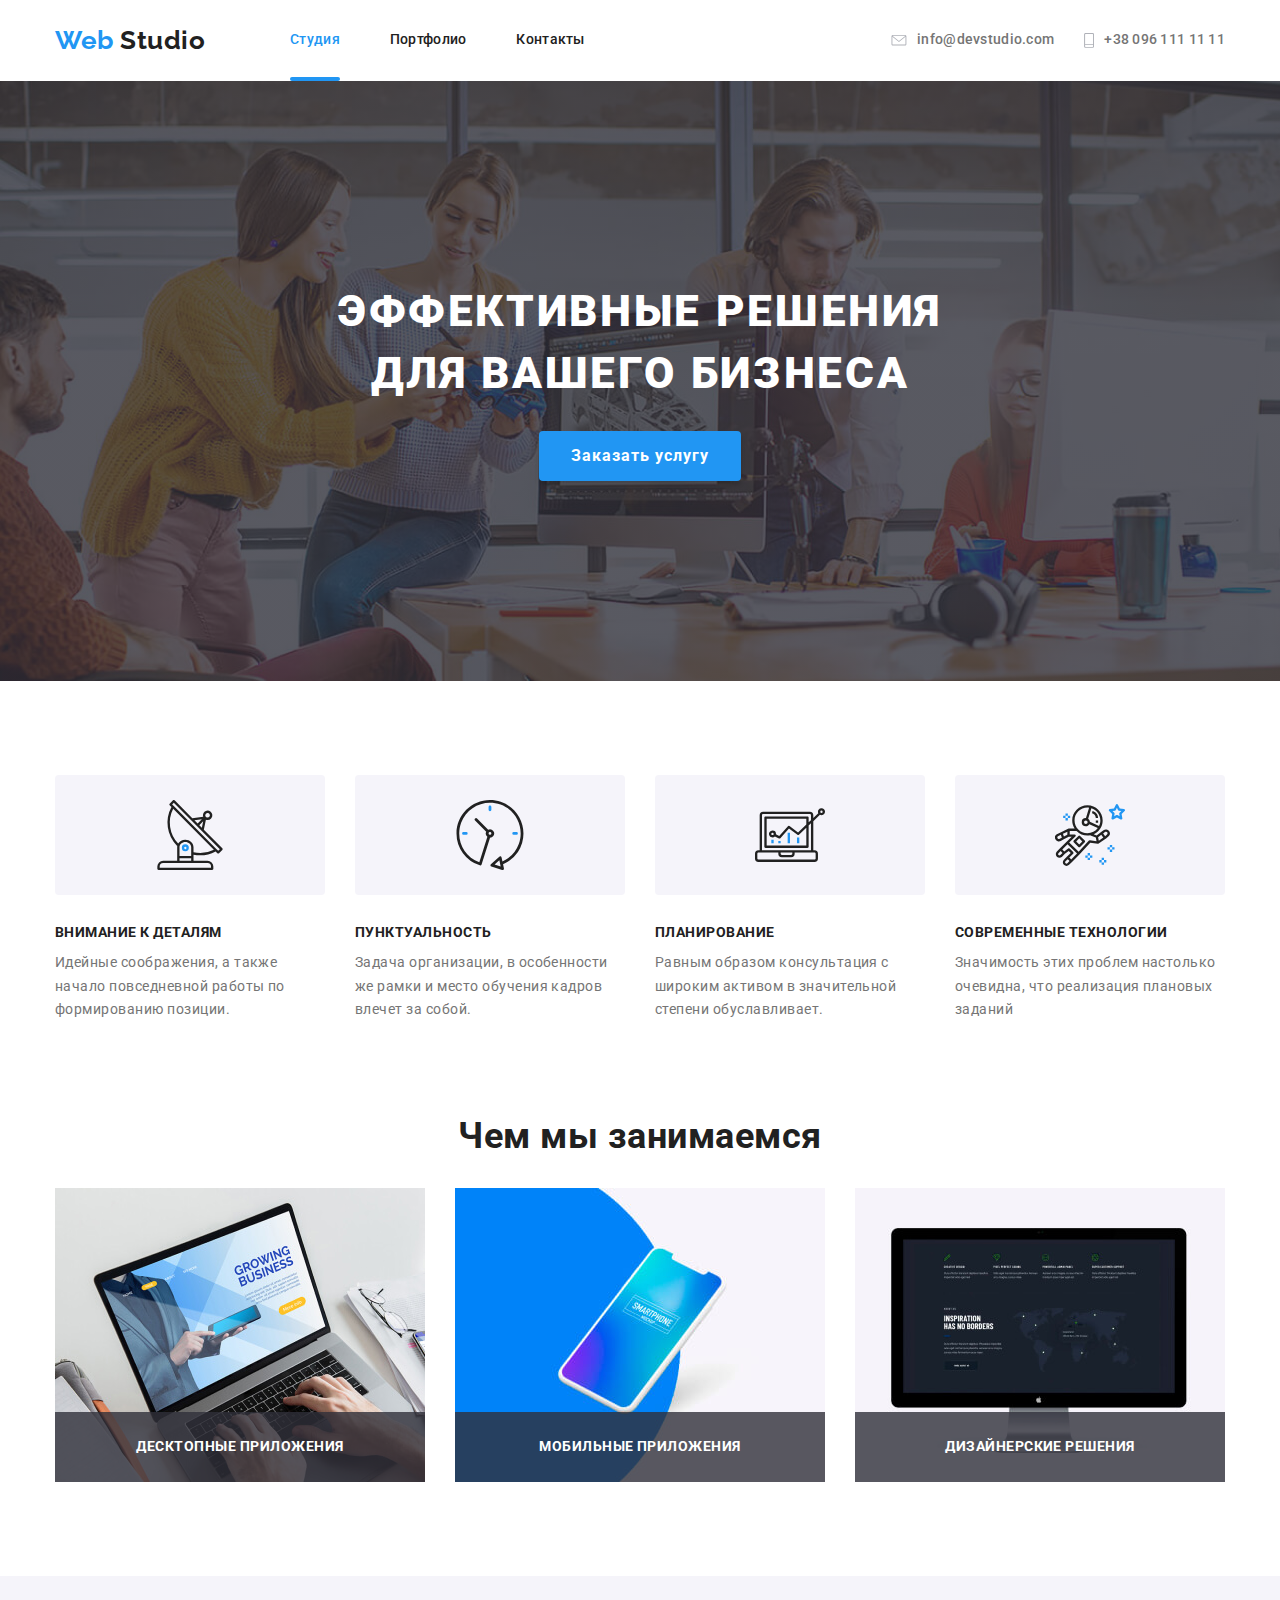
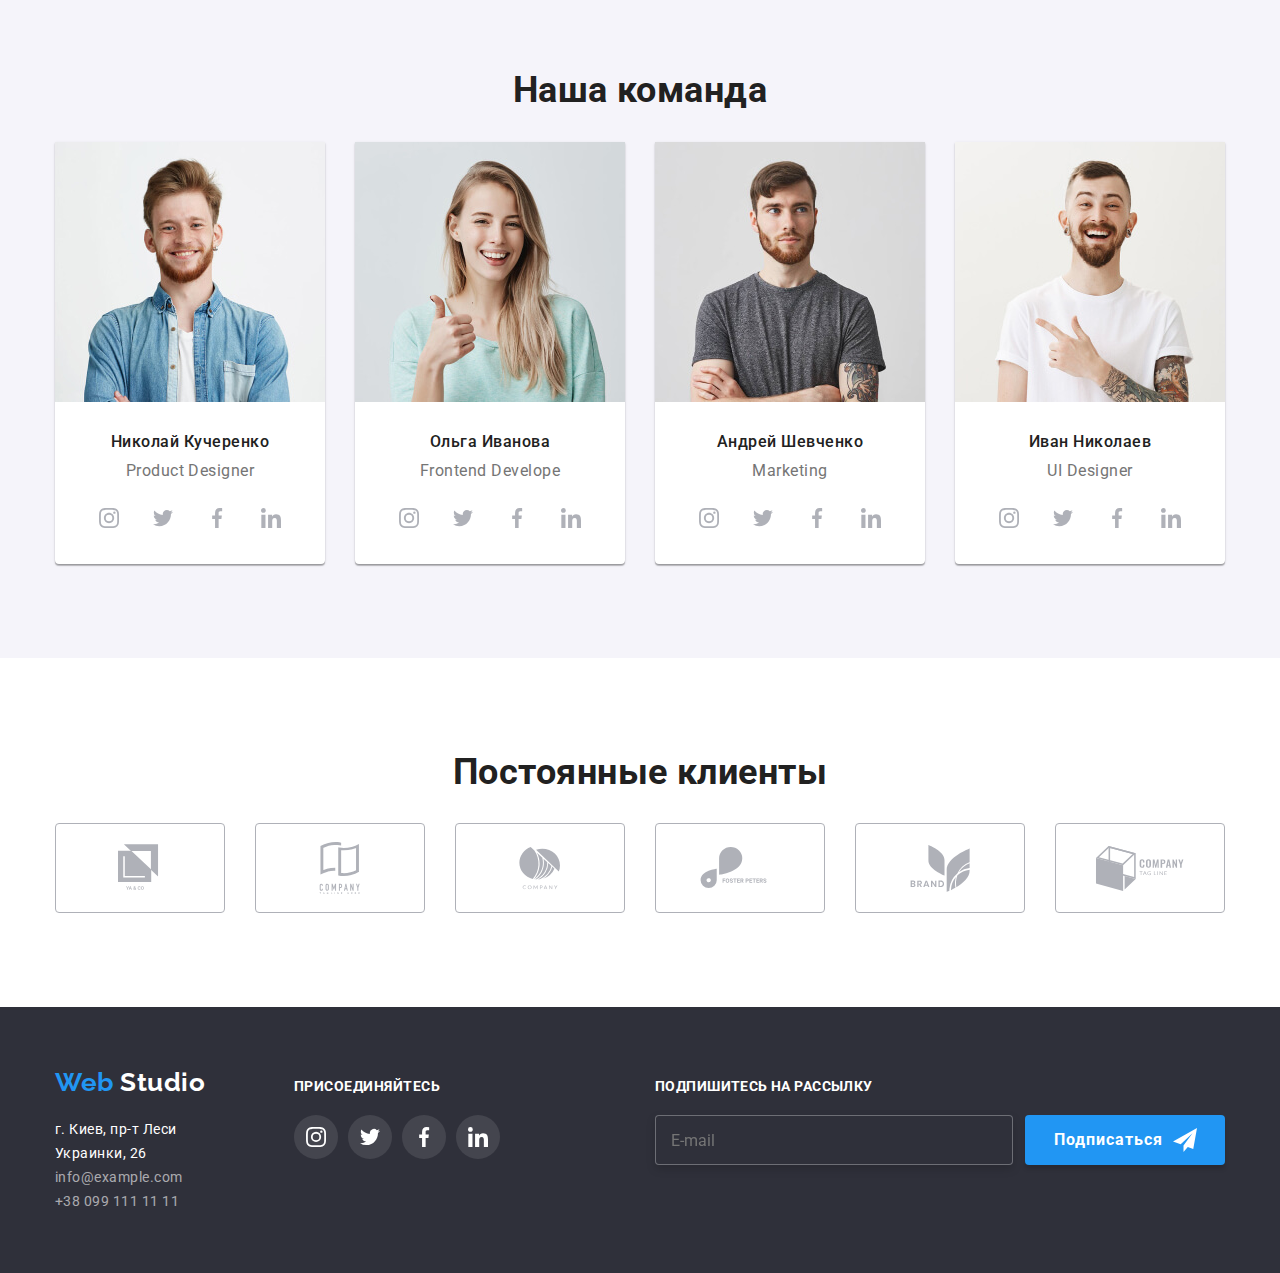
<file: index.html>
<!DOCTYPE html>
<html lang="ru">
  <head>
    <meta charset="UTF-8" />
    <meta name="viewport" content="width=device-width, initial-scale=1.0" />
    <title>Web Studio</title>
    <link
      href="https://fonts.googleapis.com/css2?family=Raleway:wght@700&family=Roboto:wght@400;500;700;900&display=swap"
      rel="stylesheet"
    />
    <link rel="stylesheet" href="./css/normalize.css" />
    <link rel="stylesheet" href="./css/style.css" />
  </head>
  <body>
    <!--Hat of website-->
    <header>
      <div class="top-navigation container">
        <nav class="top-nav">
          <a class="logo" href="./index.html" aria-label="Лого" lang="en">
            <span class="bluesidelogo"> Web </span> Studio
          </a>
          <ul class="site-nav">
            <li class="item">
              <a href="./index.html" class="link current"> Студия </a>
            </li>
            <li class="item">
              <a href="./portfolio.html" class="link">Портфолио</a>
            </li>
            <li class="item"><a href="" class="link">Контакты</a></li>
          </ul>
        </nav>
        <ul class="contacts-list">
          <li class="item">
            <a href="mailto:info@devstudio.com" class="contacts" > <svg class="contacts-icon" width="16" height="11.2">
                   <use href="./img/sprite/sprite.svg#icon-envelopehover1"></use>
                  </svg>
              info@devstudio.com
            </a>
          </li>
          <li class="item">
          
            <a href="tel:+380961111111" class="contacts">    <svg class="contacts-icon" width="10" height="14.94">
                   <use href="./img/sprite/sprite.svg#icon-phone1"></use>
                  </svg>  +38 096 111 11 11  </a>
          </li>
        </ul>
      </div>
    </header>
    <main>
      <!--Hero-->
      <section class="hero hero-img">
          <div class="container">
            <h1 class="hero-title">
              Эффективные решения для вашего бизнеса
            </h1>
            <button data-modal-open  type="button" class="hero-button" >Заказать услугу</button>
          </div>
          <div  data-modal class="hero-form is-hidden">
          <form class="hero-form-block">
             <button data-modal-close type="button" class="form-btn-close" ></button>
               <svg width="11  " height="11" class="icon-cross">
                <use href="./img/sprite/formsprite.svg#icon-cross"></use>
              </svg>
             <b class="form-sent">  Оставьте свои данные, мы вам перезвоним</b>
              <div class="input-cont">
            <input type="name" name="name" id="name" class="input" placeholder=" "/>
            <label for="name" class="form-label"> Имя </label>
             <svg width="12 " height="12" class="form-icons">
              <use href="./img/sprite/formsprite.svg#icon-nameform"></use>
            </svg>
            </div>
            <div class="input-cont">
            <input type="tel" name="number" id="number" class="input" placeholder=" "/>
            <label for="number" class="form-label" > Телефон</label>
             <svg width="13 " height="13" class="form-icons">
              <use href="./img/sprite/formsprite.svg#icon-formphone"></use>
            </svg>
          </div>
            <div class="input-cont">
            <input type="email" name="email" id="email" class="input" placeholder=" "/>
            <label for="email" class="form-label"> Почта</label>
            <svg width="15" height="12" class="form-icons">
              <use href="./img/sprite/formsprite.svg#icon-formmail"></use>
            </svg>
            </div>
            <textarea placeholder="Комментарий " class="textarea-form"></textarea>
            <label for="checkbox" class="checkbox-label"> 
              <input type="checkbox" name="checkbox" id="checkbox" class="checkbox" value="agree" />
              <span class="checkbox-castom"></span>
              <span class="checkbox-sent">Соглашаюсь с рассылкой и принимаю  <a href="#"> Условия договора </a></span>
             </label>
            <button type="submit" class="form-btn" >Отправить</button>
          </form>
          </div>
          <!-- </div> -->
        </div>
      </section>
      <!--Features-->
      <section class="section feauturesec">
        <div class="container">
        <h2 hidden>Преймущества</h2>
        <ul class="features">
          <li class="features-list sputnik">
            <h3 class="title">Внимание к деталям</h3>
            <p class="features-text">
              Идейные соображения, а также начало повседневной работы по
              формированию позиции.
            </p>
          </li>
          <li class="features-list clocks">
            <h3 class="title">Пунктуальность</h3>
            <p class="features-text">
              Задача организации, в особенности же рамки и место обучения кадров
              влечет за собой.
            </p>
          </li>
          <li class="features-list laptop">
            <h3 class="title">Планирование</h3>
            <p class="features-text">
              Равным образом консультация с широким активом в значительной
              степени обуславливает.
            </p>
          </li>
          <li class="features-list human">
            <h3 class="title">Современные технологии</h3>
            <p class="features-text">
              Значимость этих проблем настолько очевидна, что реализация
              плановых заданий
            </p>
          </li>
        </ul>
      </section>
      <!--What we are doing-->
      <section class="section our-job">
         <div class="container">
        <h2 class="section-title">Чем мы занимаемся</h2>
          <ul class="examples">
            <li class="examples-list">
              <img
                src="./img/laptop.jpg"
                alt="Ноутбук"
                width="370"
                height="294"
              />
              <p class="picturetext">Десктопные приложения</p>
            </li>
            <li class="examples-list">
              <img
                src="./img/phone.jpg"
                alt="Телефон"
                width="370"
                height="294"
              />
              <p class="picturetext">Мобильные приложения</p>
            </li>
            <li class="examples-list">
              <img
                src="./img/computer.jpg"
                alt="Koмпьютер"
                width="370"
                height="294"
              />
              <p class="picturetext">Дизайнерские решения</p>
            </li>
          </ul>
        </div>
      </section>
      <!--Наша команда-->
      <section class="section our-team">
        <div class="container">
        <h2 class="section-title">Наша команда</h2>
        <ul class="our-people">
          <li class="team-list">
            <img
              src="./img/kucherenko.jpg"
              alt="Николай Кучеренко"
              width="270"
              height="260"
            />
            <h3 class="nametitle">Николай Кучеренко</h3>
            <p lang="en" class="profession">Product Designer</p>
            <ul class="social-media-team">
              <li class="team-sm-list" >
                  <a href="" aria-label="Instagram" class="social-link-item">
                 <svg class="team-social-icon">
                   <use href="./img/sprite/sprite.svg#icon-instagram"></use>
                  </svg>
                  </a>
              </li>
              <li class="team-sm-list" >
                  <a href="" aria-label="Twitter" class="social-link-item">
                    <svg class="team-social-icon">
                   <use href="./img/sprite/sprite.svg#icon-twitter"></use>
                  </svg>
                </a>
              </li>
              <li class="team-sm-list">
                  <a href="" aria-label="Facebook" class="social-link-item">   
                    <svg class="team-social-icon">
                   <use href="./img/sprite/sprite.svg#icon-facebook"></use>
                  </svg></a>
              </li>
              <li class="team-sm-list">
            
                  <a href="" aria-label="Linkedin" class="social-link-item">
                  <svg class="team-social-icon">
                   <use href="./img/sprite/sprite.svg#icon-linkedin"></use>
                  </svg>
                  </a>
              </li>
            </ul>
          </li>
          <li class="team-list">
            <img
              src="./img/ivanova.jpg"
              alt="Ольга Иванова"
              width="270"
              height="260"
            />
            <h3 class="nametitle">Ольга Иванова</h3>
            <p lang="en" class="profession">Frontend Develope</p>
            <ul class="social-media-team">
               <li class="team-sm-list">
                  <a href="" aria-label="Instagram" class="social-link-item">
                 <svg   class="team-social-icon">
                   <use href="./img/sprite/sprite.svg#icon-instagram"></use>
                  </svg>
                  </a>
              </li>
              <li class="team-sm-list">
                  <a href="" aria-label="Twitter" class="social-link-item">
                    <svg class="team-social-icon">
                   <use href="./img/sprite/sprite.svg#icon-twitter"></use>
                  </svg>
                </a>
              </li>
              <li class="team-sm-list">
                  <a href="" aria-label="Facebook" class="social-link-item">   
                    <svg class="team-social-icon">
                   <use href="./img/sprite/sprite.svg#icon-facebook"></use>
                  </svg></a>
              </li>
              <li class="team-sm-list">
            
                  <a href="" aria-label="Linkedin" class="social-link-item">
                  <svg class="team-social-icon">
                   <use href="./img/sprite/sprite.svg#icon-linkedin"></use>
                  </svg>
                  </a>
      
              </li>
            </ul>
          </li>
          <li class="team-list">
            <img
              src="./img/shevchenko.jpg"
              alt="Андрей Шевченко"
              width="270"
              height="260"
            />
            <h3 class="nametitle">Андрей Шевченко</h3>
            <p lang="en" class="profession">Marketing</p>
            <ul class="social-media-team">
             <li class="team-sm-list">
                  <a href="" aria-label="Instagram" class="social-link-item">
                 <svg class="team-social-icon">
                   <use href="./img/sprite/sprite.svg#icon-instagram"></use>
                  </svg>
                  </a>
              </li>
              <li class="team-sm-list">
                  <a href="" aria-label="Twitter" class="social-link-item">
                    <svg class="team-social-icon">
                   <use href="./img/sprite/sprite.svg#icon-twitter"></use>
                  </svg>
                </a>
              </li>
              <li class="team-sm-list">
                  <a href="" aria-label="Facebook" class="social-link-item">   
                    <svg class="team-social-icon">
                   <use href="./img/sprite/sprite.svg#icon-facebook"></use>
                  </svg></a>
              </li>
              <li class="team-sm-list">
            
                  <a href="" aria-label="Linkedin" class="social-link-item">
                  <svg class="team-social-icon">
                   <use href="./img/sprite/sprite.svg#icon-linkedin"></use>
                  </svg>
                  </a>
      
              </li>
            </ul>
          </li>
          <li class="team-list">
            <img
              src="./img/nikolaev.jpg"
              alt="Иван Николаев"
              width="270"
              height="260"
            />
            <h3 class="nametitle">Иван Николаев</h3>
            <p lang="en" class="profession">UI Designer</p>
            <ul class="social-media-team">
            <li class="team-sm-list">
                  <a href="" aria-label="Instagram " class="social-link-item">
                 <svg class="team-social-icon">
                   <use href="./img/sprite/sprite.svg#icon-instagram"></use>
                  </svg>
                  </a>
              </li>
              <li class="team-sm-list">
                  <a href="" aria-label="Twitter" class="social-link-item">
                    <svg class="team-social-icon">
                   <use href="./img/sprite/sprite.svg#icon-twitter"></use>
                  </svg>
                </a>
              </li>
              <li class="team-sm-list">
                  <a href="" aria-label="Facebook" class="social-link-item">   
                    <svg class="team-social-icon">
                   <use href="./img/sprite/sprite.svg#icon-facebook"></use>
                  </svg></a>
              </li>
              <li class="team-sm-list">
            
                  <a href="" aria-label="Linkedin" class="social-link-item">
                  <svg class="team-social-icon">
                   <use href="./img/sprite/sprite.svg#icon-linkedin"></use>
                  </svg>
                  </a>
      
              </li>
            </ul>
          </li>
        </ul>
        </div>
      </section>
      <!--Постоянные клиенты-->
      <section class="section clients">
        <div class="container">
          <h2 class="section-title">Постоянные клиенты</h2>
          <ul class="our-clients">
            <li class="clients-list">
              <a href="" class="clients-list-item"><svg class="company-logo" width="44.27" height="49.23">
                 <use href="./img/sprite/sprite.svg#icon-yaco"></use>
               </svg> </a>
            </li>
            <li class="clients-list">
              <a href="" class="clients-list-item">
               <svg class="company-logo" widht="40" height="52">
                 <use href="./img/sprite/sprite.svg#icon-company"></use>
               </svg>
              </a>
            </li>
            <li class="clients-list">
              <a href="" class="clients-list-item">    
                <svg class="company-logo" widht="41" height="42.6">
                <use href="./img/sprite/sprite.svg#icon-company2"></use>
               </svg>
              </a>
            </li>
            <li class="clients-list">
              <a href="" class="clients-list-item" >
                <svg class="company-logo" widht="79.66" height="42.02">
                <use href="./img/sprite/sprite.svg#icon-fosterpeters"></use>
               </svg></a>
            </li>
            <li class="clients-list">
              <a href="" class="clients-list-item">   <svg class="company-logo" widht="59" height="47">
                <use href="./img/sprite/sprite.svg#icon-brand"></use>
               </svg> </a>
            </li>
            <li class="clients-list">
              <a href="" class="clients-list-item"> <svg class="company-logo" widht="88.48" height="45.44">
                <use href="./img/sprite/sprite.svg#icon-tagline"></use>
               </svg></a>
            </li>
          </ul>
        </div>
      </section>
    </main>
    <!-- Footer-->
    <footer class="footer">
      <div class="container">
        <div class="footer-logo">
          <div class="left-side-logo">
            <a href="./index.html" lang="en" class="whitelogo">
              <span class="bluesidelogo">Web</span> Studio
            </a>
          </div>
          <address class="address">
            <ul class="address-list">
              <li>
                <a
                  href="https://goo.gl/maps/Nmf4giyLiauQaxNX7"
                  target="blank"
                  class="addresslink"
                  >г. Киев, пр-т Леси Украинки, 26</a
                >
              </li>
              <li>
                <a
                  href="mailto:info@example.com"
                  class="addresslink addresscolor"
                >
                  info@example.com
                </a>
              </li>
              <li>
                <a href="tel:+380991111111" class="addresslink addresscolor phone-address">
                  +38 099 111 11 11
                </a>
              </li>
            </ul>
          </address>
        </div>
        <div class="fotter-join-us">
          <div class="join-us">
            <b class="footer-sent">
              ПРИСОЕДИНЯЙТЕСЬ
            </b>
          </div>
          <ul class="footer-social">
            <li class="footer-social-list">
              <a
                href=""
                aria-label="Instagram"
                class="social-network instagram"
              >
              </a>
            </li>
            <li class="footer-social-list">
              <a href="" aria-label="Twitter" class="social-network twitter">
              </a>
            </li>
            <li class="footer-social-list">
              <a href="" aria-label="Facebook" class="social-network facebook">
              </a>
            </li>
            <li class="footer-social-list">
              <a href="" aria-label="Linkedin" class="social-network linkedin">
              </a>
            </li>
          </ul>
        </div>
        <div class="sign-sent-block">
        <b class="sign-sents">Подпишитесь на рассылку</b>
        
        <div class="fotter-email-form">
        <form class="fotter-form">
          <input type="email" name="email" placeholder="E-mail"/>
          <button type="submit" class="footer-button">Подписаться</button>
        </form>
        </div>
        </div>
        
     <!-- <script> 
       (() => {
        document
          .querySelector('.js-speaker-form')
          .addEventListener('submit', e => {
            e.preventDefault();

            new FormData(e.currentTarget).forEach((value, name) =>
              console.log(`${name}: ${value}`),
            );

            e.currentTarget.reset();
          });
      })();
      </script>  -->
      </div>
    </footer>
     <script src="./js/modal.js"></script>
  </body>
</html>
</file>
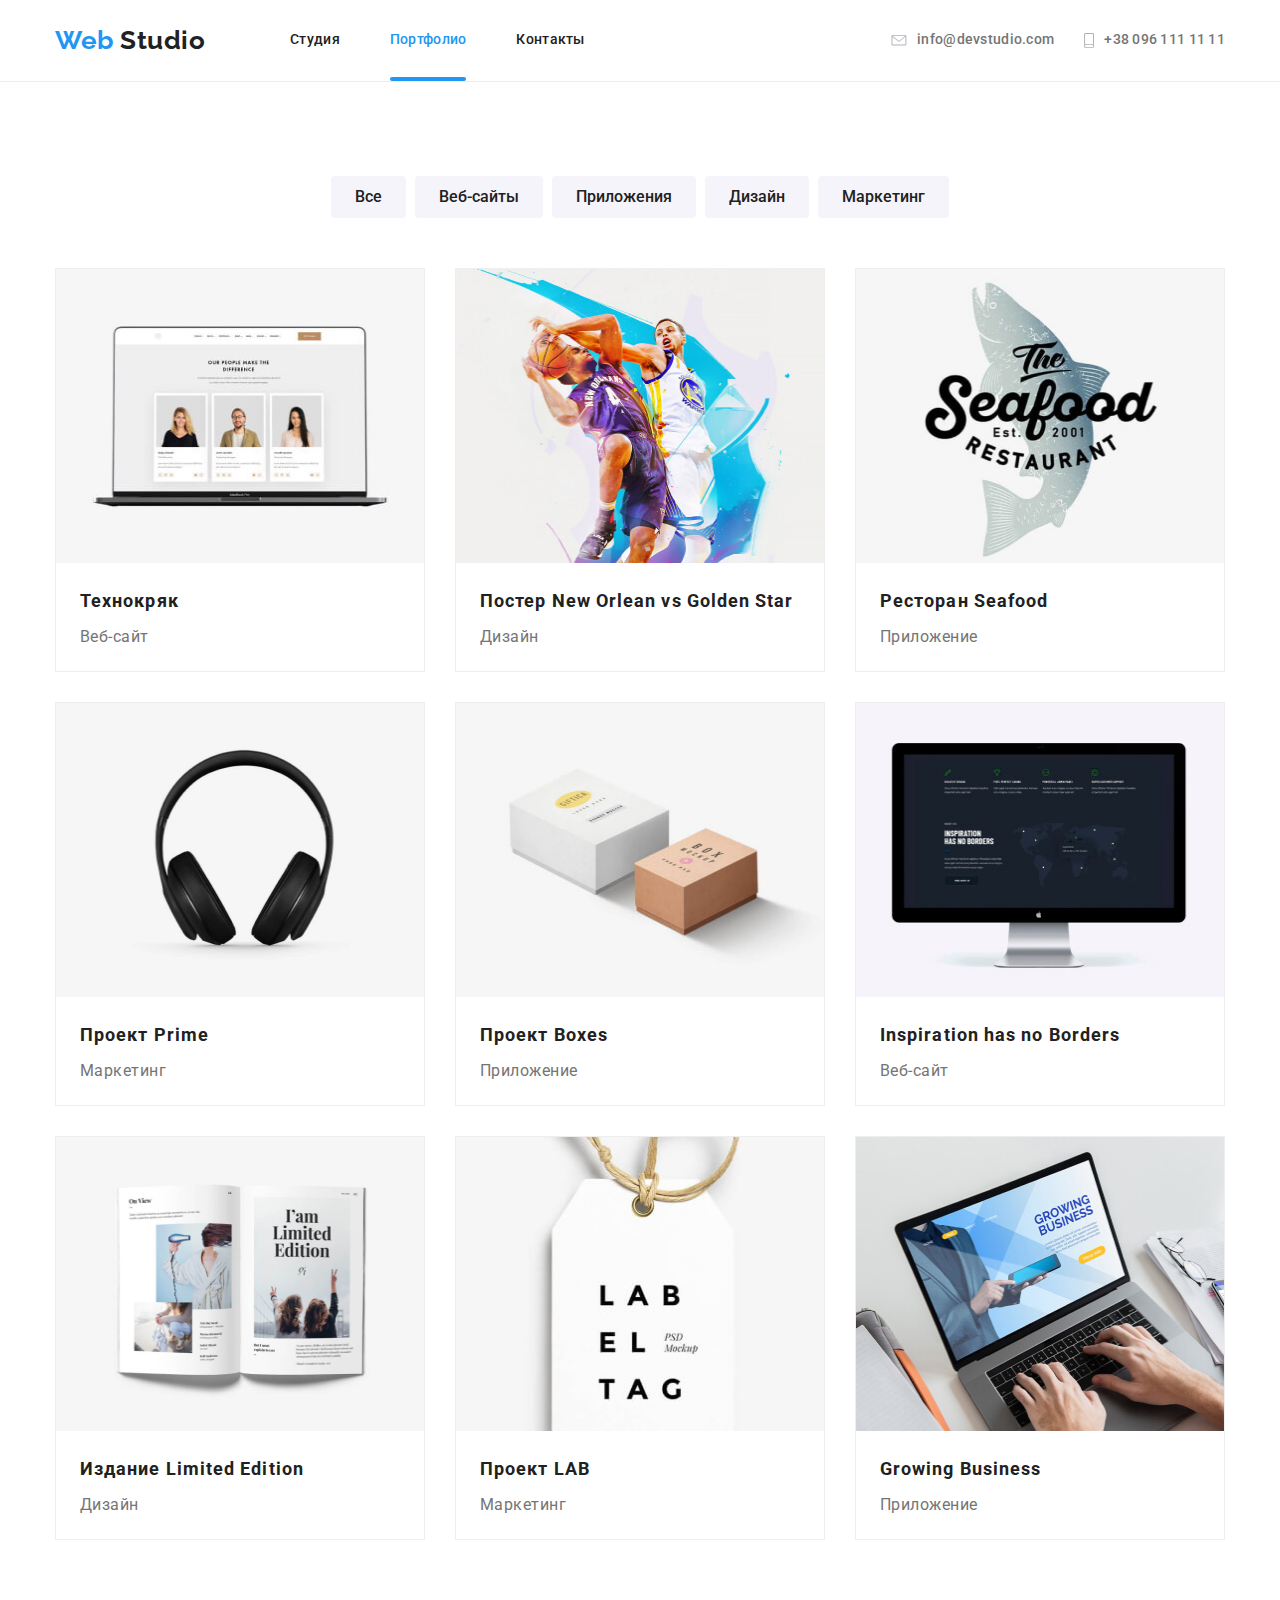
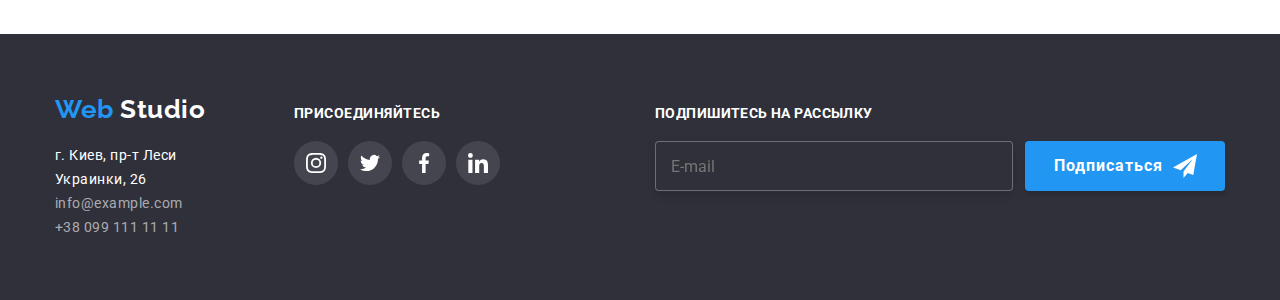
<file: portfolio.html>
<!DOCTYPE html>
<html lang="ru">
  <head>
    <meta charset="UTF-8" />
    <meta name="viewport" content="width=device-width, initial-scale=1.0" />
    <title>Web Studio</title>
    <link
      href="https://fonts.googleapis.com/css2?family=Raleway:wght@700&family=Roboto:wght@400;500;700;900&display=swap"
      rel="stylesheet"
    />
    <link rel="stylesheet" href="./css/normalize.css" />
    <link rel="stylesheet" href="./css/style.css" />
  </head>
  <body>
    <!--Hat of website-->
    <header class="header">
      <div class="top-navigation container">
        <nav class="top-nav">
          <a href="./index.html" aria-label="Лого" lang="en" class="logo">
            <span class="bluesidelogo"> Web </span> Studio
          </a>
          <ul class="site-nav">
            <li class="item">
              <a href="./index.html" class="link"> Студия </a>
            </li>
            <li class="item">
              <a href="./portfolio.html" class="link current current-port"
                >Портфолио</a
              >
            </li>
            <li class="item"><a href="" class="link">Контакты</a></li>
          </ul>
        </nav>
        <ul class="contacts-list">
          <li class="item">
            <a href="mailto:info@devstudio.com" class="contacts">
              <svg class="contacts-icon" width="16" height="11.2">
                <use href="./img/sprite/sprite.svg#icon-envelopehover1"></use>
              </svg>
              info@devstudio.com
            </a>
          </li>
          <li class="item">
            <a href="tel:+380961111111" class="contacts">
              <svg class="contacts-icon" width="10" height="14.94">
                <use href="./img/sprite/sprite.svg#icon-phone1"></use>
              </svg>
              +38 096 111 11 11
            </a>
          </li>
        </ul>
      </div>
    </header>
    <!-- Main -->
    <main>
      <section class="portfolio-section-style">
        <div class="container">
          <h1 hidden>Portfolio</h1>
          <!--Portfolio filter-->
          <ul class="portfolio-button section">
            <li class="button-port">
              <button type="button" class="button">Все</button>
            </li>
            <li class="button-port">
              <button type="button" class="button">Веб-сайты</button>
            </li>
            <li class="button-port">
              <button type="button" class="button">Приложения</button>
            </li>
            <li class="button-port">
              <button type="button" class="button">Дизайн</button>
            </li>
            <li class="button-port">
              <button type="button" class="button">Маркетинг</button>
            </li>
          </ul>
          <!--Portfolio-->
          <ul class="portfolio-works-list">
            <li class="portfolio-works">
              <a href="" class="works">
                <div class="animation-container">
                  <img
                    src="./img/portfolio/first.jpg"
                    alt="Ноутбук"
                    height="294"
                    width="368"
                  />
                  <p class="animation-text">
                    Технокряк это современная площадка распространения
                    коронавируса. Компании используют эту платформу для
                    цифрового шпионажа и атак на защищённые сервера конкурентов.
                  </p>
                </div>
                <h2 class="portfolio-title">Технокряк</h2>
                <p class="section-descrp">Веб-сайт</p>
              </a>
            </li>
            <li class="portfolio-works">
              <a href="" class="works">
                <div class="animation-container">
                  <img
                    src="./img/portfolio/neworlean.jpg "
                    alt="Постер"
                    height="294"
                    width="368"
                  />
                  <p class="animation-text">
                    Технокряк это современная площадка распространения
                    коронавируса. Компании используют эту платформу для
                    цифрового шпионажа и атак на защищённые сервера конкурентов.
                  </p>
                </div>
                <h2 class="portfolio-title">
                  Постер New Orlean vs Golden Star
                </h2>
                <p class="section-descrp">Дизайн</p>
              </a>
            </li>
            <li class="portfolio-works">
              <a href="" class="works">
                <div class="animation-container">
                  <img
                    src="./img/portfolio/seafood.jpg"
                    alt="Ресторан"
                    height="294"
                    width="368"
                  />
                  <p class="animation-text">
                    Технокряк это современная площадка распространения
                    коронавируса. Компании используют эту платформу для
                    цифрового шпионажа и атак на защищённые сервера конкурентов.
                  </p>
                </div>
                <h2 class="portfolio-title">Ресторан Seafood</h2>
                <p class="section-descrp">Приложение</p>
              </a>
            </li>
            <li class="portfolio-works">
              <a href="" class="works">
                <div class="animation-container">
                  <img
                    src="./img/portfolio/prime.jpg"
                    alt="Наушники"
                    height="294"
                    width="368"
                  />
                  <p class="animation-text">
                    Технокряк это современная площадка распространения
                    коронавируса. Компании используют эту платформу для
                    цифрового шпионажа и атак на защищённые сервера конкурентов.
                  </p>
                </div>
                <h2 class="portfolio-title">Проект Prime</h2>
                <p class="section-descrp">Маркетинг</p>
              </a>
            </li>
            <li class="portfolio-works">
              <a href="" class="works">
                <div class="animation-container">
                  <img
                    src="./img/portfolio/boxes.jpg"
                    alt="Коробки"
                    height="294"
                    width="368"
                  />
                  <p class="animation-text">
                    Технокряк это современная площадка распространения
                    коронавируса. Компании используют эту платформу для
                    цифрового шпионажа и атак на защищённые сервера конкурентов.
                  </p>
                </div>
                <h2 class="portfolio-title">Проект Boxes</h2>
                <p class="section-descrp">Приложение</p>
              </a>
            </li>
            <li class="portfolio-works">
              <a href="" class="works">
                <div class="animation-container">
                  <img
                    src="./img/portfolio/borders.jpg"
                    alt="Монитор Компьютера"
                    height="294"
                    width="368"
                  />
                  <p class="animation-text">
                    Технокряк это современная площадка распространения
                    коронавируса. Компании используют эту платформу для
                    цифрового шпионажа и атак на защищённые сервера конкурентов.
                  </p>
                </div>
                <h2 class="portfolio-title">Inspiration has no Borders</h2>
                <p class="section-descrp">Веб-сайт</p>
              </a>
            </li>
            <li class="portfolio-works">
              <a href="" class="works">
                <div class="animation-container">
                  <img
                    src="./img/portfolio/edition.jpg"
                    alt="Журнал"
                    height="294"
                    width="368"
                  />
                  <p class="animation-text">
                    Технокряк это современная площадка распространения
                    коронавируса. Компании используют эту платформу для
                    цифрового шпионажа и атак на защищённые сервера конкурентов.
                  </p>
                </div>
                <h2 class="portfolio-title">Издание Limited Edition</h2>
                <p class="section-descrp">Дизайн</p>
              </a>
            </li>
            <li class="portfolio-works">
              <a href="" class="works">
                <div class="animation-container">
                  <img
                    src="./img/portfolio/lab.jpg"
                    alt="Логотип компании"
                    height="294"
                    width="368"
                  />
                  <p class="animation-text">
                    Технокряк это современная площадка распространения
                    коронавируса. Компании используют эту платформу для
                    цифрового шпионажа и атак на защищённые сервера конкурентов.
                  </p>
                </div>
                <h2 class="portfolio-title">Проект LAB</h2>
                <p class="section-descrp">Маркетинг</p>
              </a>
            </li>
            <li class="portfolio-works">
              <a href="" class="works">
                <div class="animation-container">
                  <img
                    src="./img/portfolio/business.jpg"
                    alt="Ноутбук"
                    height="294"
                    width="368"
                  />
                  <p class="animation-text">
                    Технокряк это современная площадка распространения
                    коронавируса. Компании используют эту платформу для
                    цифрового шпионажа и атак на защищённые сервера конкурентов.
                  </p>
                </div>
                <h2 class="portfolio-title">Growing Business</h2>
                <p class="section-descrp">Приложение</p>
              </a>
            </li>
          </ul>
        </div>
      </section>
    </main>
    <!-- Footer-->
    <footer class="footer">
      <div class="container">
        <div class="footer-logo">
          <div class="left-side-logo">
            <a href="./index.html" lang="en" class="whitelogo">
              <span class="bluesidelogo">Web</span> Studio
            </a>
          </div>
          <address class="address">
            <ul class="address-list">
              <li>
                <a
                  href="https://goo.gl/maps/Nmf4giyLiauQaxNX7"
                  target="blank"
                  class="addresslink"
                  >г. Киев, пр-т Леси Украинки, 26</a
                >
              </li>
              <li>
                <a
                  href="mailto:info@example.com"
                  class="addresslink addresscolor"
                >
                  info@example.com
                </a>
              </li>
              <li>
                <a href="tel:+380991111111" class="addresslink addresscolor">
                  +38 099 111 11 11
                </a>
              </li>
            </ul>
          </address>
        </div>
        <div class="fotter-join-us">
          <div class="join-us">
            <b class="footer-sent">
              ПРИСОЕДИНЯЙТЕСЬ
            </b>
          </div>
          <ul class="footer-social">
            <li class="footer-social-list">
              <a
                href=""
                aria-label="Instagram"
                class="social-network instagram"
              >
              </a>
            </li>
            <li class="footer-social-list">
              <a href="" aria-label="Twitter" class="social-network twitter">
              </a>
            </li>
            <li class="footer-social-list">
              <a href="" aria-label="Facebook" class="social-network facebook">
              </a>
            </li>
            <li class="footer-social-list">
              <a href="" aria-label="Linkedin" class="social-network linkedin">
              </a>
            </li>
          </ul>
        </div>
        <div class="sign-sent-block">
          <b class="sign-sents">Подпишитесь на рассылку</b>

          <div class="fotter-email-form">
            <form class="fotter-form">
              <input type="email" name="email" placeholder="E-mail" />
              <button type="submit" class="footer-button">Подписаться</button>
            </form>
          </div>
        </div>

        <script>
          (() => {
            document
              .querySelector(".js-speaker-form")
              .addEventListener("submit", (e) => {
                e.preventDefault();

                new FormData(e.currentTarget).forEach((value, name) =>
                  console.log(`${name}: ${value}`)
                );

                e.currentTarget.reset();
              });
          })();
        </script>
      </div>
    </footer>
  </body>
</html>
</file>
<file: css/style.css>
:root {
  --main-font: "Roboto", sans-serif;
  --secondary-font: "Raleway", sans-serif;
  --primary-text-color: #757575;
  --title-text-color: #212121;
  --accent-color: #2196f3;
  --background-color: #ffffff;
  --backgroud-our-team: #f5f4fa;
  --fotter-color: #2f303a;
}
html {
  box-sizing: border-box;
}
*,
*::before,
*::after {
  box-sizing: inherit;
}
body {
  color: var(--primary-text-color);
  background-color: var(--background-color);

  font-family: var(--main-font);
  letter-spacing: 0.03em;
}
ul {
  margin: 0;
  padding: 0;
  list-style: none;
  font-family: var(--main-font);
}
.examples img,
.features img,
.our-job img,
.our-people img,
.social-media-team img,
.our-clients img,
.portfolio-works img {
  display: block;
}
.container {
  width: 1200px;
  padding-right: 15px;
  padding-left: 15px;
  margin-left: auto;
  margin-right: auto;
}
.button,
.hero-button {
  font-family: inherit;

  cursor: pointer;
}
/* Logo */
.logo,
.whitelogo {
  color: var(--title-text-color);

  font-family: var(--secondary-font);
  font-style: normal;
  letter-spacing: 0.02em;
  font-weight: 700;
  font-size: 26px;
  line-height: 1.19;
  text-decoration: none;
}
.bluesidelogo {
  color: var(--accent-color);
  font-style: normal;
}
/* Site Nav */
.header {
  border-bottom: 1px solid #ececec;
}

.top-nav {
  display: flex;
  align-items: center;
}
.top-navigation {
  display: flex;
  align-items: center;
  justify-content: center;

  padding-top: 25px;
  padding-bottom: 25px;
}
.site-nav {
  display: flex;
  margin-left: 85px;
}
.link {
  display: block;
}

.site-nav .item .current {
  color: var(--accent-color);
  text-decoration: none;
}
.current {
  position: relative;
}
.current::after {
  content: "";
  display: block;
  position: absolute;
  left: 0;
  bottom: -33px;

  width: 100%;
  height: 4px;

  background: #2196f3;
  border-radius: 2px;
}

.site-nav .item + .item {
  margin-left: 50px;
}
.site-nav .link,
.contacts {
  color: var(--title-text-color);

  letter-spacing: 0.02em;
  font-weight: 500;
  font-size: 14px;
  line-height: 1.14;
  text-decoration: none;
  transition: color 250ms cubic-bezier(0.4, 0, 0.2, 1);

  cursor: pointer;
}
.site-nav .link:hover,
.site-nav .link:focus,
.contacts:hover,
.contacts:focus {
  color: var(--accent-color);
}
/* Contacts */
.contacts-list {
  display: flex;
  margin-left: auto;
  align-items: center;
}
.item {
  display: flex;
  align-items: center;
  justify-content: center;
}
.contacts-list .item + .item {
  margin-left: 30px;
}
.contacts {
  display: flex;
  align-items: center;

  color: var(--primary-text-color);
}
.contacts-icon {
  fill: #afb1b8;
  margin-right: 10px;

  transition: fill 250ms cubic-bezier(0.4, 0, 0.2, 1);
}
.item:hover .contacts-icon,
.item:focus .contacts-icon {
  fill: var(--accent-color);
}
.contacts:focus .contacts-icon {
  fill: var(--accent-color);
}

/* Hero */
.hero .container {
  padding-top: 200px;
  padding-bottom: 200px;
  text-align: center;
}

.hero-img {
  margin-left: auto;
  margin-right: auto;
  max-width: 1600px;
  height: 600px;
  background-image: linear-gradient(
      rgba(47, 48, 58, 0.8),
      rgba(47, 48, 58, 0.8)
    ),
    url("../img/header-img.jpg");
  background-color: #2f303a;
  background-repeat: no-repeat;
  background-position: center;
}
.hero-title {
  margin-top: 0;
  margin-bottom: 30px;
  width: 696px;
  height: 120px;
  margin-left: auto;
  margin-right: auto;

  color: var(--background-color);

  font-family: var(--main-font);
  font-weight: 900;
  font-size: 44px;
  line-height: 1.4;
  letter-spacing: 0.06em;
  text-align: center;
  text-transform: uppercase;
}
.hero-button {
  min-width: 50px;

  border-radius: 4px;
  padding: 10px 32px;

  color: var(--background-color);
  background-color: var(--accent-color);
  box-shadow: 0px 4px 4px rgba(0, 0, 0, 0.15);
  border: transparent;

  font-family: var(--main-font);
  letter-spacing: 0.06em;
  font-weight: 700;
  font-size: 16px;
  line-height: 1.88;
  align-items: center;
  text-align: center;
}
/* Form */
.hero-form {
  position: fixed;
  top: 0;
  left: 0;
  width: 100%;
  height: 100%;

  z-index: 2;

  background: rgba(0, 0, 0, 0.2);
}
.is-hidden {
  opacity: 0;
  visibility: hidden;
  pointer-events: none;
  transform: translateY(100%);
}
.hero-form-block {
  position: absolute;
  top: 50%;
  left: 50%;
  transform: translate(-50%, -50%);
  display: flex;
  flex-direction: column;

  padding: 40px;
  box-sizing: border-box;
  width: 528px;
  height: 581px;

  background: #ffffff;
  box-shadow: 0px 1px 3px rgba(0, 0, 0, 0.12), 0px 1px 1px rgba(0, 0, 0, 0.14),
    0px 2px 1px rgba(0, 0, 0, 0.2);
  border-radius: 4px;
}
.form-btn-close {
  position: absolute;

  top: 0;
  right: 0;
  width: 30px;
  height: 30px;

  transform: translate(-8px, 8px);

  padding: 0;
  margin-bottom: 4px;

  background: #ffffff;
  border: 1px solid rgba(0, 0, 0, 0.1);
  border-radius: 50%;
  box-sizing: border-box;
  outline: none;
  cursor: pointer;
}
.icon-cross {
  position: absolute;
  top: 0;
  right: 0;
  padding: 9px, 10px;
  transform: translate(-17px, 18px);

  fill: black;
  transition: fill 250ms cubic-bezier(0.4, 0, 0.2, 1);
  cursor: pointer;
}
.form-btn-close:focus + .icon-cross,
.form-btn-close:hover + .icon-cross,
.icon-cross:hover,
.icon-cross:focus {
  fill: var(--accent-color);
}
.form-sent {
  font-weight: 700;
  font-size: 20px;
  text-align: center;

  margin-bottom: 30px;

  color: #212121;
}
.hero-form-block label,
.hero-form-block textarea {
  font-weight: 400;
  font-size: 14px;
  line-height: 1.14;
  letter-spacing: 0.01em;

  color: #757575;
}
.input-cont {
  position: relative;
  margin-bottom: 28px;
}
.form-label {
  position: absolute;
  top: 50%;
  left: 42px;
  transform: translateY(-50%);
  transition: transform 250ms cubic-bezier(0.4, 0, 0.2, 1),
    color 250ms cubic-bezier(0.4, 0, 0.2, 1);
}
.input:focus + .form-label,
.input:not(:placeholder-shown) + .form-label {
  transform: translate(-19px, -40px);
  color: var(--accent-color);
}

.input {
  width: 448px;
  height: 40px;

  padding-left: 42px;

  border: 1px solid rgba(33, 33, 33, 0.2);
  box-sizing: border-box;
  border-radius: 4px;
  transition: border 250ms cubic-bezier(0.4, 0, 0.2, 1);
}
.hero-form-block input:focus,
.hero-form-block textarea:focus {
  border: 1px solid #2196f3;
  box-sizing: border-box;
  outline: none;
  border-radius: 4px;
}
.form-icons {
  position: absolute;
  top: 0;
  left: 0;
  transform: translate(18px, 13px);
  fill: black;
  transition: fill 250ms cubic-bezier(0.4, 0, 0.2, 1);
}
.input:focus ~ .form-icons {
  fill: var(--accent-color);
}
.textarea-form {
  width: 448px;
  height: 120px;
  resize: none;

  margin-bottom: 20px;
  padding: 12px 16px;

  border: 1px solid rgba(33, 33, 33, 0.2);
  box-sizing: border-box;
  border-radius: 4px;
}
.checkbox-castom {
  display: block;
  width: 16px;
  height: 15px;
  margin-right: 7px;
  border: 2px solid #212121;
  border-radius: 1px;
  background-color: white;
  transition: background 250ms cubic-bezier(0.4, 0, 0.2, 1);
}

.checkbox {
  position: absolute;
  width: 1px;
  height: 1px;
  margin: -1px;
  border: 0;
  padding: 0;
  clip: rect(0, 0, 0, 0);
  overflow: hidden;
}
.checkbox-label {
  position: relative;
  display: flex;
  align-items: center;
  margin-bottom: 30px;
  cursor: pointer;
}

.checkbox:checked ~ .checkbox-castom {
  background-color: var(--accent-color);
  border-color: var(--accent-color);
  background-image: url("../img/sprite/iconcheck.svg");
  background-size: contain;
  background-origin: border-box;
}
.checkbox-sent {
  font-weight: 400;
  font-size: 14px;
  line-height: 1.7;
}
.form-btn {
  width: 200px;
  height: 50px;

  margin: auto;

  padding: 10px 55px;

  font-weight: 700;
  font-size: 16px;
  line-height: 1.8;

  text-align: center;
  letter-spacing: 0.06em;
  color: #ffffff;

  background: #2196f3;
  box-shadow: 0px 4px 4px rgba(0, 0, 0, 0.15);
  border-radius: 4px;
  border-style: none;
  cursor: pointer;
}
.form-btn:focus,
.form-btn:hover {
  background: #188ce8;
  box-shadow: 0px 4px 4px rgba(0, 0, 0, 0.15);
  border-radius: 4px;
}
/* Sections */
.section-title {
  color: var(--title-text-color);
  margin-top: 0;

  font-weight: 700;
  font-size: 36px;
  line-height: 1.16;
  text-align: center;
}
/* Features, What we are doing */
.feauturesec {
  display: flex;
  justify-content: center;
  align-items: center;

  padding-top: 94px;
  padding-bottom: 47px;
}
.features-list::before {
  display: block;
  content: " ";
  height: 120px;
  background-color: #f5f4fa;
  border-radius: 4px;

  background-repeat: no-repeat;
  background-position: center;
}
.sputnik::before {
  background-image: url(../img/sputnik1.svg);
}
.clocks::before {
  background-image: url(../img/clocks1.svg);
}
.laptop::before {
  background-image: url(../img/laptop1.svg);
}
.human::before {
  background-image: url(../img/human1.svg);
}
.features .features-list + .features-list {
  margin-left: 30px;
}
.features-text {
  margin-right: 0;
  margin-top: 0;
  margin-bottom: 0;
  width: 270px;
}
.features .title,
.picturetext {
  margin-top: 0;
  color: var(--title-text-color);

  font-weight: 700;
  font-size: 14px;
  line-height: 1.14;
}

.features-list .title {
  margin-top: 30px;
  margin-bottom: 10px;

  text-transform: uppercase;
}
.features > li > p {
  font-weight: 400;
  font-size: 14px;
  line-height: 1.7;
}
.features {
  display: flex;
  align-items: center;
}
/* What we are doing */
.our-job {
  padding-top: 47px;
  padding-bottom: 94px;
}
.examples .examples-list + .examples-list {
  margin-left: 30px;
}
.examples-list {
  position: relative;
}
.examples {
  display: flex;
  justify-content: center;
}
.picturetext {
  position: absolute;
  bottom: 0;
  padding-top: 27px;
  padding-bottom: 27px;

  margin-bottom: 0px;
  width: 370px;
  height: 70px;

  color: var(--background-color);
  background: rgba(47, 48, 58, 0.8);

  text-transform: uppercase;
  text-align: center;
}
/* Our team */
.our-team {
  padding-top: 94px;
  padding-bottom: 94px;

  background-color: var(--backgroud-our-team);
}
.our-people,
.our-clients {
  display: flex;
  justify-content: center;
  align-items: center;
}
.our-people .team-list + .team-list {
  margin-left: 30px;
}
.profession {
  margin-top: 0;
  margin-bottom: 16px;

  font-weight: 400;
  font-size: 16px;
  line-height: 1.2;
  text-align: center;
}
.nametitle {
  margin-top: 30px;
  margin-bottom: 10px;

  color: var(--title-text-color);

  font-weight: 500;
  font-size: 16px;
  line-height: 19px;
  text-align: center;
}
.team-list {
  width: 270px;

  align-items: center;
  text-align: center;

  background: #ffffff;
  box-shadow: 0px 2px 1px rgba(0, 0, 0, 0.2), 0px 1px 1px rgba(0, 0, 0, 0.14),
    0px 1px 3px rgba(0, 0, 0, 0.12);
  border-radius: 0px 0px 4px 4px;
}
/* Social Media for our team */
.social-media-team {
  display: flex;
  justify-content: center;
  align-items: center;
  padding-bottom: 24px;
}
.team-sm-list:not(:last-child) {
  margin-right: 10px;
}
.social-link-item {
  display: inline-flex;
  justify-content: center;
  align-items: center;

  width: 44px;
  height: 44px;
  padding: 12px;

  border-radius: 50%;
  background-color: var(--background-color);
  transition: background-color 250ms cubic-bezier(0.4, 0, 0.2, 1);
}
.social-link-item:focus,
.social-link-item:hover {
  border-radius: 50%;
  background-color: var(--accent-color);
}

.team-social-icon {
  width: 20px;
  height: 20px;

  fill: #afb1b8;
  position: relative;
  transition: fill 250ms cubic-bezier(0.4, 0, 0.2, 1);
}

.team-sm-list :hover .team-social-icon,
.team-sm-list :focus .team-social-icon {
  fill: var(--background-color);
}
/* Our Clients */
.clients {
  padding-top: 94px;
  padding-bottom: 94px;
}

.clients-list :hover,
.clients-list :focus {
  border-color: var(--accent-color);
}
.clients-list :hover .company-logo,
.clients-list :focus .company-logo {
  fill: var(--accent-color);
}
.company-logo,
.clients-list-item {
  transition: fill 250ms cubic-bezier(0.4, 0, 0.2, 1),
    border-color 250ms cubic-bezier(0.4, 0, 0.2, 1);
}
.clients-list-item {
  display: flex;
  justify-content: center;
  align-items: center;

  border: 1px solid #afb1b8;
  box-sizing: border-box;
  border-radius: 4px;

  width: 170px;
  height: 90px;
}

.our-clients .clients-list + .clients-list {
  margin-left: 30px;
}
.company-logo {
  fill: #afb1b8;
}

/* Footer */
.footer {
  padding-top: 60px;
  padding-bottom: 60px;
  background-color: var(--fotter-color);
}
.footer-logo {
  margin-right: 69px;
}
.left-side-logo {
  display: block;

  margin-left: 0;
  margin-bottom: 20px;
}

.footer .container {
  display: flex;
  align-items: baseline;
}
.whitelogo,
.addresslink,
.footer-sent {
  color: var(--background-color);
  font-style: normal;
}
.address {
  font-style: normal;
}
.addresslink {
  margin-top: 0;
  margin-bottom: 9px;

  font-weight: 400;
  font-size: 14px;
  line-height: 1.7;
  text-decoration: none;
}
.phone-address {
  margin-bottom: 0;
}
.addresscolor {
  color: rgba(255, 255, 255, 0.6);
}
.fotter-join-us {
  margin-right: 155px;
}

.footer-sent {
  text-transform: uppercase;
  font-weight: 700;
  font-size: 14px;
  line-height: 1.14;
}
.join-us {
  margin-bottom: 20px;
}
.footer-join-us,
.footer-social {
  display: flex;
}
footer-social {
  justify-content: center;
  align-items: center;
}
.social-network,
.footer-sent {
  display: block;
}
.footer-social-list:not(:last-child) {
  margin-right: 10px;
}

.social-network {
  text-decoration: none;
  width: 44px;
  height: 44px;
  margin-right: 0;
  margin-left: 0;

  background-color: rgba(255, 255, 255, 0.1);
  background-repeat: no-repeat;
  background-position: center;
  border-radius: 100px;
  transition: background-color 250ms cubic-bezier(0.4, 0, 0.2, 1);
}
.social-network:hover,
.social-network:focus {
  background-color: var(--accent-color);
}
.footer-social-list .instagram {
  background-image: url(../img/social-media/white-social-media/instagram.svg);
}
.footer-social-list .twitter {
  background-image: url(../img/social-media/white-social-media/twitter.svg);
}
.footer-social-list .facebook {
  background-image: url(../img/social-media/white-social-media/facebook.svg);
}
.footer-social-list .linkedin {
  background-image: url(../img/social-media/white-social-media/linkedin.svg);
}
.mailing {
  display: inline;
  font-weight: 700;
  font-size: 14px;
  line-height: 1.14em;
  letter-spacing: 0.03em;
  text-transform: uppercase;

  color: #ffffff;
}
.sign-sents {
  display: block;
  margin-bottom: 20px;
  font-weight: 700;
  font-size: 14px;
  line-height: 1.14em;
  letter-spacing: 0.03em;
  text-transform: uppercase;

  color: #ffffff;
}
.sign-sent-block {
  flex-direction: column;
}
.fotter-form {
  display: flex;
}
.fotter-email-form input {
  margin-right: 12px;
  width: 358px;
  height: 50px;
  padding-top: 16px;
  padding-left: 15px;
  padding-bottom: 16px;

  background: #2f303a;

  border: 1px solid rgba(255, 255, 255, 0.3);
  box-sizing: border-box;
  filter: drop-shadow(0px 4px 4px rgba(0, 0, 0, 0.15));
  border-radius: 4px;
  outline: none;
}

.footer-email-form input::placeholder {
  color: rgba(255, 255, 255, 0.6);
  font-weight: 400;
  font-size: 16px;
  line-height: 1.25em;
}
.footer-button {
  display: inline-flex;
  width: 200px;
  height: 50px;
  min-width: 50px;

  border-radius: 4px;
  padding: 13px 0px 13px 29px;

  align-items: center;
  text-align: center;

  color: var(--background-color);
  background-color: var(--accent-color);
  box-shadow: 0px 4px 4px rgba(0, 0, 0, 0.15);
  border: transparent;

  font-family: var(--main-font);
  letter-spacing: 0.06em;
  font-weight: 700;
  font-size: 16px;
  line-height: 1.8;

  color: #ffffff;
  cursor: pointer;
}
.fotter-button:focus .footer-button:hover {
  background-color: var(--accent-color);
}
.footer-button::after {
  display: inline-block;
  content: "";
  width: 24px;
  height: 24px;
  background-image: url(../img/social-media/white-social-media/telegram.svg);
  background-position: center;
  background-repeat: no-repeat;
  background-size: contain;
  margin-right: 0;
  margin-left: 10px;
}

/* Portfolio */
/* Portfolio filter */
.section .button {
  color: var(--title-text-color);
  background-color: var(--backgroud-our-team);

  font-weight: 500;
  font-size: 16px;
  line-height: 1.6;
  text-align: center;
}
.button {
  border-color: transparent;

  border-radius: 4px;
  padding: 6px 22px;

  outline: none;
  cursor: pointer;
}
.section .button:hover,
.section .button:focus {
  color: var(--background-color);
  background-color: var(--accent-color);
  box-shadow: 0px 2px 2px rgba(0, 0, 0, 0.12), 0px 1px 2px rgba(0, 0, 0, 0.08),
    0px 3px 1px rgba(0, 0, 0, 0.1);
}
.portfolio-button {
  display: flex;
  justify-content: center;
  align-items: center;
  margin-bottom: 50px;
}
.button {
  min-width: 50px;
  transition: background-color 250ms cubic-bezier(0.4, 0, 0.2, 1),
    color 250ms cubic-bezier(0.4, 0, 0.2, 1);
}
.button-port:not(:last-child):not(:last-child) {
  margin-right: 9px;
}

/* Portfolio */
.animation-container img {
  display: block;
}
.portfolio-section-style {
  padding-top: 94px;
  padding-bottom: 94px;
  margin-left: auto;
  margin-right: auto;
}

.portfolio-works-list {
  display: flex;
  flex-wrap: wrap;
}
.portfolio-works {
  box-sizing: border-box;
  margin-right: 30px;
  width: 370px;
  height: 404px;

  background: #ffffff;
  border: 1px solid #eeeeee;
}
.portfolio-works:nth-child(3n) {
  margin-right: 0;
}
.portfolio-works:not(:nth-last-child(-n + 3)) {
  margin-bottom: 30px;
}
.works {
  text-decoration: none;
  display: block;

  padding-bottom: 20px;
}
.animation-container {
  position: relative;
  overflow: hidden;
  display: block;
}
.portfolio-title {
  margin-top: 20px;
  margin-bottom: 4px;
  color: var(--title-text-color);
  padding-left: 24px;
  padding-right: 24px;

  font-weight: 700;
  font-size: 18px;
  line-height: 2;
  letter-spacing: 0.06em;
  text-decoration: none;
}
.animation-text {
  display: block;
  position: absolute;
  margin: 0;
  top: 0;
  left: 0;
  width: 100%;
  height: 100%;
  padding: 63px 23px;
  transition: transform 250ms cubic-bezier(0.4, 0, 0.2, 1);

  transform: translateY(100%);

  font-family: var(--main-font);
  font-weight: 400;
  font-size: 18px;
  line-height: 1.5;
  letter-spacing: 0.03em;

  color: var(--background-color);
  background-color: rgba(33, 150, 243, 0.9);
}
.portfolio-works:focus {
  width: 100%;
  height: 100%;
}
.portfolio-works:focus,
.portfolio-works:hover {
  box-shadow: 0px 1px 1px rgba(0, 0, 0, 0.12), 0px 4px 4px rgba(0, 0, 0, 0.06),
    1px 4px 6px rgba(0, 0, 0, 0.16);
}
.portfolio-works :focus .animation-text,
.portfolio-works :hover .animation-text {
  transform: translateY(0);
}
.section-descrp {
  margin-top: 0;
  margin-bottom: 0;

  padding-left: 24px;
  padding-right: 24px;

  font-weight: 400;
  font-size: 16px;
  line-height: 1.8;
  color: var(--primary-text-color);
}
</file>
